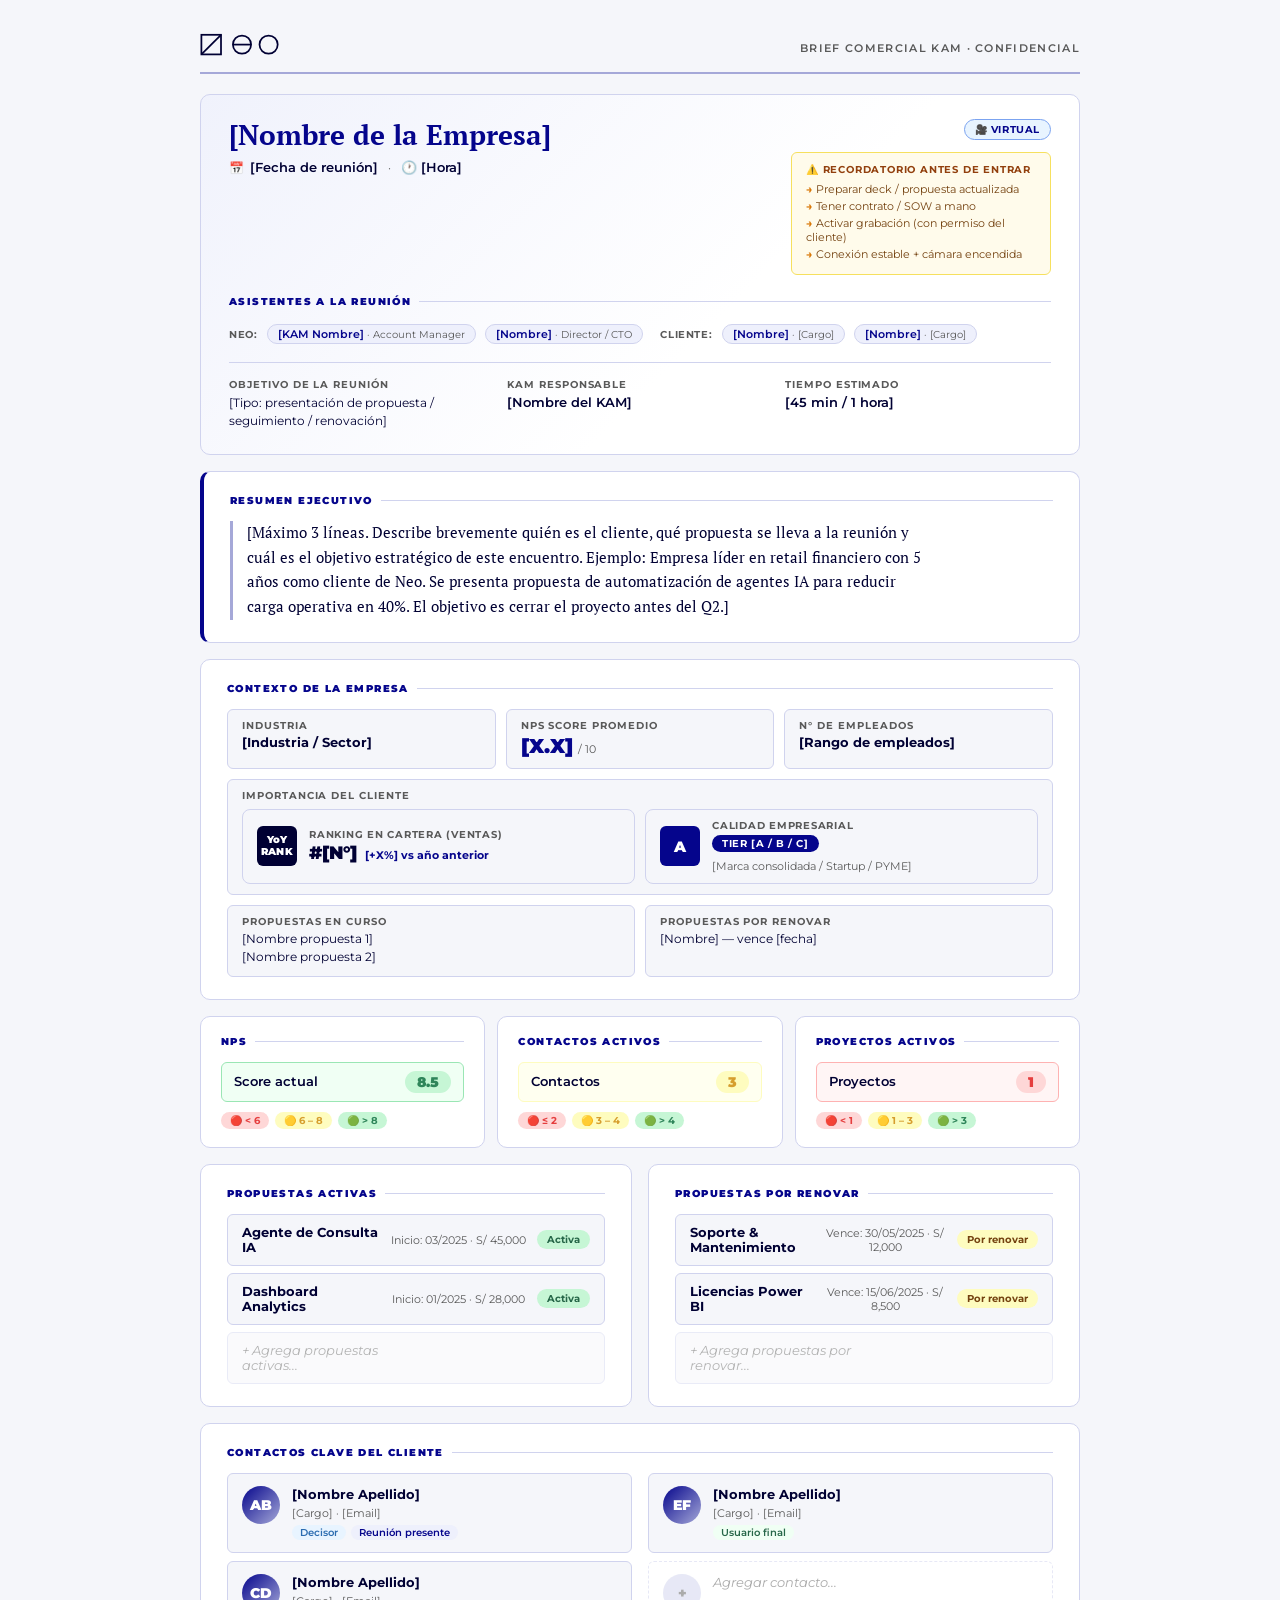
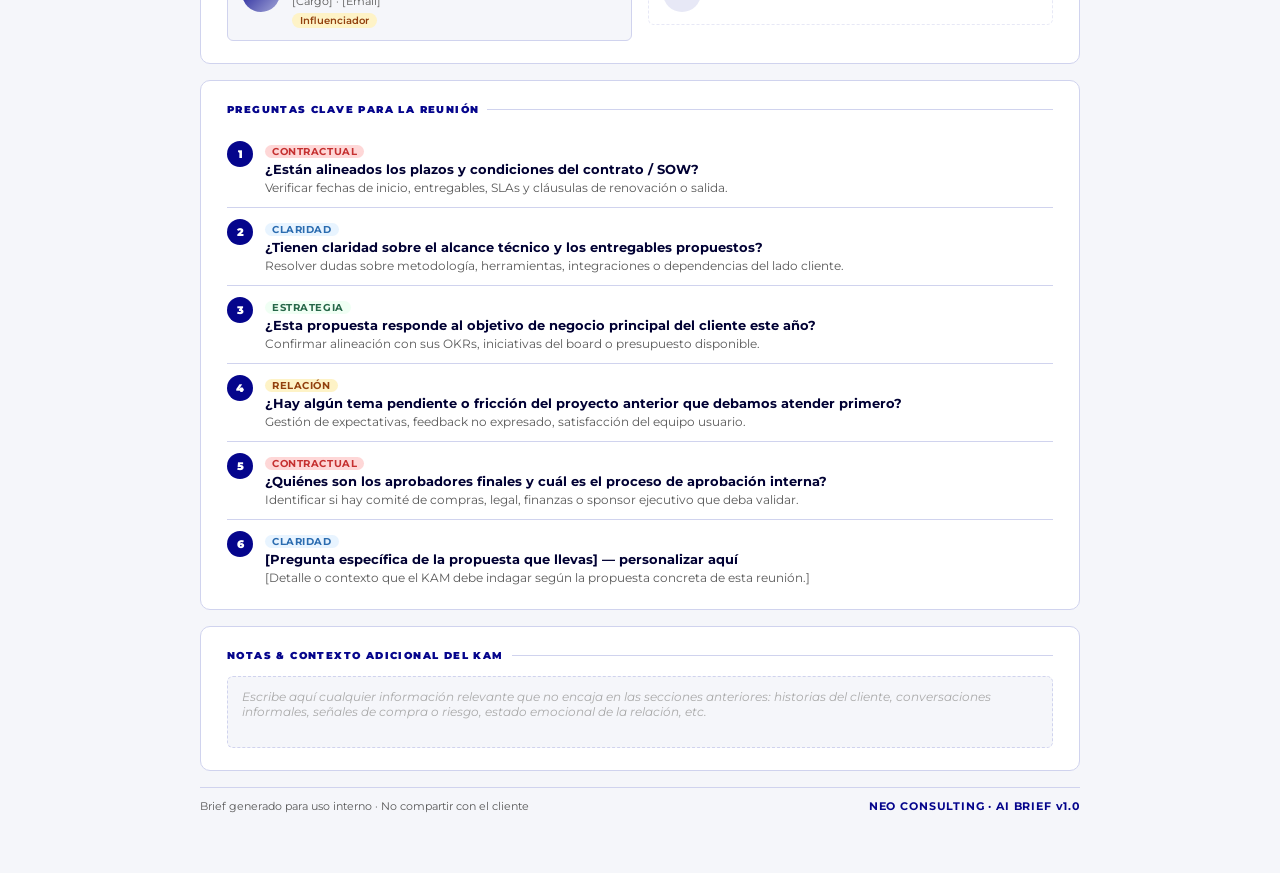
<file: archivos/neo-brief-comercial.html>
<!DOCTYPE html>
<html lang="es">
<head>
<meta charset="UTF-8">
<meta name="viewport" content="width=device-width, initial-scale=1.0">
<title>Brief Comercial KAM — Neo Consulting</title>
<link href="https://fonts.googleapis.com/css2?family=Montserrat:wght@300;400;600;700;900&family=PT+Serif:ital,wght@0,400;0,700;1,400&display=swap" rel="stylesheet">
<style>
  :root {
    --neo-navy: #000033;
    --neo-blue: #05058c;
    --neo-mid: #02025b;
    --neo-lavender: #a5a8d8;
    --neo-light-lavender: #d0d3ee;
    --neo-bg: #f5f6fa;
    --neo-white: #ffffff;
    --neo-gray: #595959;
    --neo-light-gray: #eaeaea;
    --neo-accent: #7ba3f0;

    --red: #e53e3e;
    --red-bg: #fff5f5;
    --yellow: #d69e2e;
    --yellow-bg: #fffff0;
    --green: #2f855a;
    --green-bg: #f0fff4;

    --radius: 10px;
    --radius-sm: 6px;
  }

  * { box-sizing: border-box; margin: 0; padding: 0; }

  body {
    font-family: 'Montserrat', sans-serif;
    background: var(--neo-bg);
    color: var(--neo-navy);
    min-height: 100vh;
    padding: 32px 24px 60px;
  }

  /* ── WATERMARK HELPER ── */
  .tag-virtual {
    background: #e8f4ff;
    color: var(--neo-blue);
    border: 1px solid var(--neo-accent);
    font-size: 10px;
    font-weight: 700;
    letter-spacing: .06em;
    text-transform: uppercase;
    padding: 3px 10px;
    border-radius: 20px;
  }
  .tag-presencial {
    background: #edfbf2;
    color: #276749;
    border: 1px solid #68d391;
    font-size: 10px;
    font-weight: 700;
    letter-spacing: .06em;
    text-transform: uppercase;
    padding: 3px 10px;
    border-radius: 20px;
  }

  /* ── WRAPPER ── */
  .brief-wrapper {
    max-width: 880px;
    margin: 0 auto;
    display: flex;
    flex-direction: column;
    gap: 16px;
  }

  /* ── TOP NAV / LOGO ── */
  .top-bar {
    display: flex;
    align-items: center;
    justify-content: space-between;
    padding: 0 0 8px;
    border-bottom: 2px solid var(--neo-lavender);
    margin-bottom: 4px;
  }
  .neo-logo svg { height: 28px; width: auto; }
  .top-label {
    font-size: 11px;
    font-weight: 600;
    letter-spacing: .12em;
    text-transform: uppercase;
    color: var(--neo-gray);
  }

  /* ── CARD ── */
  .card {
    background: var(--neo-white);
    border-radius: var(--radius);
    border: 1px solid var(--neo-light-lavender);
    padding: 22px 26px;
    position: relative;
  }
  .card-accent {
    border-left: 4px solid var(--neo-blue);
  }

  /* ── SECTION TITLE ── */
  .section-title {
    font-family: 'Montserrat', sans-serif;
    font-weight: 900;
    font-size: 10px;
    letter-spacing: .14em;
    text-transform: uppercase;
    color: var(--neo-blue);
    margin-bottom: 14px;
    display: flex;
    align-items: center;
    gap: 8px;
  }
  .section-title::after {
    content: '';
    flex: 1;
    height: 1px;
    background: var(--neo-light-lavender);
  }

  /* ── BLOCK 1: CABECERA ── */
  .header-card {
    background: linear-gradient(135deg, #f0f2fc 0%, #ffffff 60%);
    border: 1px solid var(--neo-light-lavender);
    border-radius: var(--radius);
    padding: 24px 28px;
  }
  .header-top {
    display: flex;
    justify-content: space-between;
    align-items: flex-start;
    gap: 16px;
    margin-bottom: 20px;
  }
  .empresa-nombre {
    font-family: 'PT Serif', serif;
    font-weight: 700;
    font-size: 28px;
    color: var(--neo-navy);
    line-height: 1.15;
  }
  .empresa-nombre span {
    color: var(--neo-blue);
  }
  .reunion-badges {
    display: flex;
    flex-direction: column;
    align-items: flex-end;
    gap: 6px;
  }
  .badge-tipo {
    display: flex;
    align-items: center;
    gap: 6px;
  }
  .reminder-box {
    background: #fffbeb;
    border: 1px solid #f6e05e;
    border-radius: var(--radius-sm);
    padding: 10px 14px;
    font-size: 11px;
    color: #744210;
    max-width: 260px;
    margin-top: 6px;
  }
  .reminder-box strong {
    display: block;
    font-size: 10px;
    font-weight: 700;
    letter-spacing: .08em;
    text-transform: uppercase;
    color: #92400e;
    margin-bottom: 6px;
  }
  .reminder-box ul {
    list-style: none;
    padding: 0;
  }
  .reminder-box ul li::before {
    content: '→ ';
    font-weight: 700;
    color: #d97706;
  }
  .reminder-box ul li {
    margin-bottom: 3px;
  }

  .meta-grid {
    display: grid;
    grid-template-columns: repeat(3, 1fr);
    gap: 12px;
    border-top: 1px solid var(--neo-light-lavender);
    padding-top: 16px;
  }
  .meta-item label {
    display: block;
    font-size: 9.5px;
    font-weight: 700;
    letter-spacing: .1em;
    text-transform: uppercase;
    color: var(--neo-gray);
    margin-bottom: 4px;
  }
  .meta-item .meta-value {
    font-size: 13px;
    font-weight: 600;
    color: var(--neo-navy);
  }
  .meta-item .meta-value.small {
    font-size: 12px;
    font-weight: 400;
    line-height: 1.5;
  }
  .asistente-chip {
    display: inline-block;
    background: #eef0fc;
    border: 1px solid var(--neo-light-lavender);
    border-radius: 20px;
    padding: 2px 10px;
    font-size: 11px;
    font-weight: 600;
    color: var(--neo-blue);
    margin: 2px 3px 2px 0;
  }
  .asistente-chip span {
    font-weight: 400;
    color: var(--neo-gray);
    font-size: 10px;
  }

  /* ── BLOQUE RESUMEN ── */
  .resumen-text {
    font-family: 'PT Serif', serif;
    font-size: 14.5px;
    line-height: 1.7;
    color: var(--neo-navy);
    border-left: 3px solid var(--neo-lavender);
    padding-left: 14px;
    max-width: 700px;
  }

  /* ── GRID 2 COL ── */
  .grid-2 {
    display: grid;
    grid-template-columns: 1fr 1fr;
    gap: 16px;
  }
  .grid-3 {
    display: grid;
    grid-template-columns: repeat(3, 1fr);
    gap: 12px;
  }

  /* ── KPI PILL ── */
  .kpi-row {
    display: flex;
    align-items: center;
    justify-content: space-between;
    padding: 8px 12px;
    border-radius: var(--radius-sm);
    margin-bottom: 7px;
    font-size: 12.5px;
    font-weight: 600;
  }
  .kpi-row:last-child { margin-bottom: 0; }
  .kpi-label { color: var(--neo-navy); }
  .kpi-val {
    font-size: 14px;
    font-weight: 900;
    border-radius: 20px;
    padding: 2px 12px;
  }

  .status-red    { background: var(--red-bg);    border: 1px solid #feb2b2; }
  .status-yellow { background: var(--yellow-bg); border: 1px solid #fefcbf; }
  .status-green  { background: var(--green-bg);  border: 1px solid #9ae6b4; }

  .badge-red    { background: #fed7d7; color: var(--red);    }
  .badge-yellow { background: #fefcbf; color: var(--yellow); }
  .badge-green  { background: #c6f6d5; color: var(--green);  }

  /* ── CONTEXT DATA ── */
  .data-grid {
    display: grid;
    grid-template-columns: repeat(2, 1fr);
    gap: 10px;
  }
  .data-item {
    background: var(--neo-bg);
    border-radius: var(--radius-sm);
    padding: 10px 14px;
    border: 1px solid var(--neo-light-lavender);
  }
  .data-item label {
    font-size: 9.5px;
    font-weight: 700;
    letter-spacing: .1em;
    text-transform: uppercase;
    color: var(--neo-gray);
    display: block;
    margin-bottom: 3px;
  }
  .data-item .val {
    font-size: 13px;
    font-weight: 700;
    color: var(--neo-navy);
  }
  .data-item .val.body {
    font-size: 12px;
    font-weight: 400;
    line-height: 1.5;
    color: var(--neo-navy);
  }

  /* ── CONTACTOS ── */
  .contact-card {
    background: var(--neo-bg);
    border: 1px solid var(--neo-light-lavender);
    border-radius: var(--radius-sm);
    padding: 12px 14px;
    display: flex;
    align-items: flex-start;
    gap: 12px;
    margin-bottom: 8px;
  }
  .contact-card:last-child { margin-bottom: 0; }
  .contact-avatar {
    width: 38px;
    height: 38px;
    border-radius: 50%;
    background: linear-gradient(135deg, var(--neo-blue), var(--neo-lavender));
    color: white;
    font-weight: 900;
    font-size: 14px;
    display: flex;
    align-items: center;
    justify-content: center;
    flex-shrink: 0;
  }
  .contact-info strong {
    display: block;
    font-size: 13px;
    font-weight: 700;
    color: var(--neo-navy);
  }
  .contact-info small {
    font-size: 11px;
    color: var(--neo-gray);
  }
  .contact-tags {
    margin-top: 4px;
    display: flex;
    gap: 5px;
    flex-wrap: wrap;
  }
  .ctag {
    background: #eef0fc;
    color: var(--neo-blue);
    border-radius: 20px;
    font-size: 10px;
    font-weight: 600;
    padding: 1px 8px;
  }
  .ctag.decision { background: #e8f4ff; color: #2b6cb0; }
  .ctag.influencer { background: #fef3c7; color: #92400e; }
  .ctag.usuario { background: #f0fff4; color: #276749; }

  /* ── PROPUESTAS ── */
  .propuesta-row {
    display: flex;
    align-items: center;
    justify-content: space-between;
    background: var(--neo-bg);
    border: 1px solid var(--neo-light-lavender);
    border-radius: var(--radius-sm);
    padding: 10px 14px;
    margin-bottom: 7px;
    gap: 10px;
  }
  .propuesta-row:last-child { margin-bottom: 0; }
  .propuesta-name {
    font-size: 12.5px;
    font-weight: 700;
    color: var(--neo-navy);
    flex: 1;
  }
  .propuesta-meta {
    font-size: 11px;
    color: var(--neo-gray);
    flex: 1;
    text-align: center;
  }
  .propuesta-badge {
    font-size: 10px;
    font-weight: 700;
    padding: 3px 10px;
    border-radius: 20px;
    white-space: nowrap;
  }
  .badge-activa  { background: #c6f6d5; color: #276749; }
  .badge-renovar { background: #fefcbf; color: #744210; }
  .badge-cerrada { background: #e2e8f0; color: #4a5568; }

  /* ── PREGUNTAS CLAVE ── */
  .pregunta-item {
    display: flex;
    gap: 12px;
    align-items: flex-start;
    padding: 10px 0;
    border-bottom: 1px solid var(--neo-light-lavender);
  }
  .pregunta-item:last-child { border-bottom: none; padding-bottom: 0; }
  .pregunta-num {
    width: 26px;
    height: 26px;
    border-radius: 50%;
    background: var(--neo-blue);
    color: white;
    font-size: 11px;
    font-weight: 900;
    display: flex;
    align-items: center;
    justify-content: center;
    flex-shrink: 0;
    margin-top: 1px;
  }
  .pregunta-content strong {
    display: block;
    font-size: 12.5px;
    font-weight: 700;
    color: var(--neo-navy);
    margin-bottom: 2px;
  }
  .pregunta-content p {
    font-size: 12px;
    color: var(--neo-gray);
    line-height: 1.5;
  }
  .pregunta-tag {
    display: inline-block;
    font-size: 9.5px;
    font-weight: 700;
    letter-spacing: .06em;
    text-transform: uppercase;
    padding: 1px 7px;
    border-radius: 20px;
    margin-bottom: 4px;
  }
  .ptag-contractual { background: #fed7d7; color: #c53030; }
  .ptag-claridad    { background: #e8f4ff; color: #2b6cb0; }
  .ptag-estrategia  { background: #f0fff4; color: #276749; }
  .ptag-relacion    { background: #fef3c7; color: #92400e; }

  /* ── NOTAS LIBRES ── */
  .notes-area {
    min-height: 72px;
    background: var(--neo-bg);
    border: 1.5px dashed var(--neo-light-lavender);
    border-radius: var(--radius-sm);
    padding: 12px 14px;
    font-size: 12px;
    color: #aaa;
    font-style: italic;
  }

  /* ── FOOTER ── */
  .brief-footer {
    display: flex;
    justify-content: space-between;
    align-items: center;
    padding-top: 12px;
    border-top: 1px solid var(--neo-light-lavender);
    font-size: 10.5px;
    color: var(--neo-gray);
  }
  .brief-footer .neo-small {
    font-weight: 700;
    color: var(--neo-blue);
    letter-spacing: .08em;
  }

  /* ── PRINT ── */
  @media print {
    body { background: white; padding: 16px; }
    .card, .header-card { break-inside: avoid; }
  }
  @media (max-width: 640px) {
    .grid-2, .meta-grid, .grid-3 { grid-template-columns: 1fr; }
    .header-top { flex-direction: column; }
    .reunion-badges { align-items: flex-start; }
  }
</style>
</head>
<body>

<div class="brief-wrapper">

  <!-- TOP BAR -->
  <div class="top-bar">
    <!-- NEO LOGO (SVG inline) -->
    <div class="neo-logo">
      <svg viewBox="0 0 120 40" fill="none" xmlns="http://www.w3.org/2000/svg">
        <!-- N -->
        <rect x="2" y="4" width="28" height="28" stroke="#000033" stroke-width="2.5" fill="none"/>
        <line x1="2" y1="32" x2="30" y2="4" stroke="#000033" stroke-width="2.5"/>
        <!-- E (circle with horizontal line) -->
        <circle cx="60" cy="18" r="13" stroke="#000033" stroke-width="2.5" fill="none"/>
        <line x1="47" y1="18" x2="73" y2="18" stroke="#000033" stroke-width="2.5"/>
        <!-- O -->
        <circle cx="98" cy="18" r="13" stroke="#000033" stroke-width="2.5" fill="none"/>
      </svg>
    </div>
    <span class="top-label">Brief Comercial KAM · Confidencial</span>
  </div>

  <!-- ═══════════════════════════════════════════
       BLOQUE 1 — CABECERA DE LA REUNIÓN
  ═══════════════════════════════════════════ -->
  <div class="header-card">
    <div class="header-top">
      <div>
        <div class="empresa-nombre">
          <span>[Nombre de la Empresa]</span>
        </div>
        <div style="margin-top:8px; display:flex; gap:6px; align-items:center; flex-wrap:wrap;">
          <span style="font-size:12px; color:var(--neo-gray);">📅</span>
          <span style="font-size:13px; font-weight:600; color:var(--neo-navy);">[Fecha de reunión]</span>
          <span style="font-size:12px; color:var(--neo-gray); margin:0 4px;">·</span>
          <span style="font-size:13px; font-weight:600; color:var(--neo-navy);">🕐 [Hora]</span>
        </div>
      </div>

      <div class="reunion-badges">
        <div class="badge-tipo">
          <span class="tag-virtual">🎥 Virtual</span>
          <!-- Cambia a tag-presencial para presencial -->
        </div>
        <!-- RECORDATORIO BOX -->
        <div class="reminder-box">
          <strong>⚠️ Recordatorio antes de entrar</strong>
          <ul>
            <li>Preparar deck / propuesta actualizada</li>
            <li>Tener contrato / SOW a mano</li>
            <li>Activar grabación (con permiso del cliente)</li>
            <li>Conexión estable + cámara encendida</li>
          </ul>
        </div>
      </div>
    </div>

    <!-- ASISTENTES -->
    <div style="margin-bottom:16px;">
      <div class="section-title">Asistentes a la reunión</div>
      <div style="display:flex; flex-wrap:wrap; gap:6px; align-items:center;">
        <!-- KAMs Neo -->
        <span style="font-size:10px; font-weight:700; text-transform:uppercase; letter-spacing:.06em; color:var(--neo-gray); margin-right:4px;">Neo:</span>
        <div class="asistente-chip">[KAM Nombre] <span>· Account Manager</span></div>
        <div class="asistente-chip">[Nombre] <span>· Director / CTO</span></div>
        <!-- Asistentes cliente -->
        <span style="font-size:10px; font-weight:700; text-transform:uppercase; letter-spacing:.06em; color:var(--neo-gray); margin-left:8px; margin-right:4px;">Cliente:</span>
        <div class="asistente-chip">[Nombre] <span>· [Cargo]</span></div>
        <div class="asistente-chip">[Nombre] <span>· [Cargo]</span></div>
      </div>
    </div>

    <!-- META ROW -->
    <div class="meta-grid">
      <div class="meta-item">
        <label>Objetivo de la reunión</label>
        <div class="meta-value small">[Tipo: presentación de propuesta / seguimiento / renovación]</div>
      </div>
      <div class="meta-item">
        <label>KAM responsable</label>
        <div class="meta-value">[Nombre del KAM]</div>
      </div>
      <div class="meta-item">
        <label>Tiempo estimado</label>
        <div class="meta-value">[45 min / 1 hora]</div>
      </div>
    </div>
  </div>


  <!-- ═══════════════════════════════════════════
       BLOQUE 2 — RESUMEN EJECUTIVO
  ═══════════════════════════════════════════ -->
  <div class="card card-accent">
    <div class="section-title">Resumen Ejecutivo</div>
    <p class="resumen-text">
      [Máximo 3 líneas. Describe brevemente quién es el cliente, qué propuesta se lleva a la reunión y cuál es el objetivo estratégico de este encuentro. Ejemplo: Empresa líder en retail financiero con 5 años como cliente de Neo. Se presenta propuesta de automatización de agentes IA para reducir carga operativa en 40%. El objetivo es cerrar el proyecto antes del Q2.]
    </p>
  </div>


  <!-- ═══════════════════════════════════════════
       BLOQUE 3 — CONTEXTO DEL CLIENTE
  ═══════════════════════════════════════════ -->
  <div class="card">
    <div class="section-title">Contexto de la Empresa</div>

    <!-- FILA 1: Industria · NPS · Empleados -->
    <div style="display:grid; grid-template-columns:1fr 1fr 1fr; gap:10px; margin-bottom:10px;">
      <div class="data-item">
        <label>Industria</label>
        <div class="val">[Industria / Sector]</div>
      </div>
      <div class="data-item">
        <label>NPS Score Promedio</label>
        <div style="display:flex;align-items:baseline;gap:5px;">
          <span style="font-size:20px;font-weight:900;color:var(--neo-blue);">[X.X]</span>
          <span style="font-size:11px;color:var(--neo-gray);">/ 10</span>
        </div>
      </div>
      <div class="data-item">
        <label>N° de Empleados</label>
        <div class="val">[Rango de empleados]</div>
      </div>
    </div>

    <!-- FILA 2: Importancia del cliente -->
    <div class="data-item" style="margin-bottom:10px;">
      <label>Importancia del Cliente</label>
      <div style="display:grid; grid-template-columns:1fr 1fr; gap:10px; margin-top:8px;">
        <div style="display:flex;align-items:center;gap:12px;background:var(--neo-bg);border:1px solid var(--neo-light-lavender);border-radius:8px;padding:10px 14px;">
          <div style="background:var(--neo-navy);color:white;border-radius:6px;width:40px;height:40px;display:flex;align-items:center;justify-content:center;font-size:9.5px;font-weight:900;letter-spacing:.03em;text-align:center;line-height:1.25;flex-shrink:0;">YoY<br>RANK</div>
          <div>
            <div style="font-size:9.5px;font-weight:700;letter-spacing:.08em;text-transform:uppercase;color:var(--neo-gray);margin-bottom:2px;">Ranking en Cartera (Ventas)</div>
            <div style="display:flex;align-items:baseline;gap:8px;">
              <span style="font-size:18px;font-weight:900;color:var(--neo-navy);">#[N°]</span>
              <span style="font-size:11px;font-weight:700;color:var(--neo-blue);">[+X%] vs año anterior</span>
            </div>
          </div>
        </div>
        <div style="display:flex;align-items:center;gap:12px;background:var(--neo-bg);border:1px solid var(--neo-light-lavender);border-radius:8px;padding:10px 14px;">
          <div style="background:var(--neo-blue);color:white;border-radius:6px;width:40px;height:40px;display:flex;align-items:center;justify-content:center;font-size:15px;font-weight:900;flex-shrink:0;">A</div>
          <div>
            <div style="font-size:9.5px;font-weight:700;letter-spacing:.08em;text-transform:uppercase;color:var(--neo-gray);margin-bottom:4px;">Calidad Empresarial</div>
            <div style="display:flex;align-items:center;gap:7px;flex-wrap:wrap;">
              <span style="background:var(--neo-blue);color:white;font-size:10px;font-weight:700;padding:2px 10px;border-radius:20px;letter-spacing:.06em;">TIER [A / B / C]</span>
              <span style="font-size:11px;color:var(--neo-gray);">[Marca consolidada / Startup / PYME]</span>
            </div>
          </div>
        </div>
      </div>
    </div>

    <!-- FILA 3: Propuestas en curso y por renovar -->
    <div style="display:grid; grid-template-columns:1fr 1fr; gap:10px;">
      <div class="data-item">
        <label>Propuestas en Curso</label>
        <div class="val body">[Nombre propuesta 1]<br>[Nombre propuesta 2]</div>
      </div>
      <div class="data-item">
        <label>Propuestas por Renovar</label>
        <div class="val body">[Nombre] — vence [fecha]</div>
      </div>
    </div>

  </div>


  <!-- ═══════════════════════════════════════════
       BLOQUE 4 — INDICADORES DE SALUD (SEMÁFORO)
  ═══════════════════════════════════════════ -->
  <div class="grid-3">

    <!-- NPS -->
    <div class="card" style="padding:18px 20px;">
      <div class="section-title">NPS</div>
      <div class="kpi-row status-green">
        <span class="kpi-label">Score actual</span>
        <span class="kpi-val badge-green">8.5</span>
      </div>
      <div style="display:flex; gap:6px; margin-top:10px; flex-wrap:wrap;">
        <span style="background:#fed7d7;color:var(--red);padding:2px 9px;border-radius:20px;font-size:10px;font-weight:700;white-space:nowrap;">🔴 &lt; 6</span>
        <span style="background:#fefcbf;color:var(--yellow);padding:2px 9px;border-radius:20px;font-size:10px;font-weight:700;white-space:nowrap;">🟡 6 – 8</span>
        <span style="background:#c6f6d5;color:var(--green);padding:2px 9px;border-radius:20px;font-size:10px;font-weight:700;white-space:nowrap;">🟢 &gt; 8</span>
      </div>
    </div>

    <!-- CONTACTOS ACTIVOS -->
    <div class="card" style="padding:18px 20px;">
      <div class="section-title">Contactos Activos</div>
      <div class="kpi-row status-yellow">
        <span class="kpi-label">Contactos</span>
        <span class="kpi-val badge-yellow">3</span>
      </div>
      <div style="display:flex; gap:6px; margin-top:10px; flex-wrap:wrap;">
        <span style="background:#fed7d7;color:var(--red);padding:2px 9px;border-radius:20px;font-size:10px;font-weight:700;white-space:nowrap;">🔴 ≤ 2</span>
        <span style="background:#fefcbf;color:var(--yellow);padding:2px 9px;border-radius:20px;font-size:10px;font-weight:700;white-space:nowrap;">🟡 3 – 4</span>
        <span style="background:#c6f6d5;color:var(--green);padding:2px 9px;border-radius:20px;font-size:10px;font-weight:700;white-space:nowrap;">🟢 &gt; 4</span>
      </div>
    </div>

    <!-- PROYECTOS ACTIVOS -->
    <div class="card" style="padding:18px 20px;">
      <div class="section-title">Proyectos Activos</div>
      <div class="kpi-row status-red">
        <span class="kpi-label">Proyectos</span>
        <span class="kpi-val badge-red">1</span>
      </div>
      <div style="display:flex; gap:6px; margin-top:10px; flex-wrap:wrap;">
        <span style="background:#fed7d7;color:var(--red);padding:2px 9px;border-radius:20px;font-size:10px;font-weight:700;white-space:nowrap;">🔴 &lt; 1</span>
        <span style="background:#fefcbf;color:var(--yellow);padding:2px 9px;border-radius:20px;font-size:10px;font-weight:700;white-space:nowrap;">🟡 1 – 3</span>
        <span style="background:#c6f6d5;color:var(--green);padding:2px 9px;border-radius:20px;font-size:10px;font-weight:700;white-space:nowrap;">🟢 &gt; 3</span>
      </div>
    </div>

  </div>


  <!-- ═══════════════════════════════════════════
       BLOQUE 5 — PROPUESTAS ACTIVAS Y POR RENOVAR
  ═══════════════════════════════════════════ -->
  <div class="grid-2">
    <div class="card">
      <div class="section-title">Propuestas Activas</div>
      <div class="propuesta-row">
        <div class="propuesta-name">Agente de Consulta IA</div>
        <div class="propuesta-meta">Inicio: 03/2025 · S/ 45,000</div>
        <span class="propuesta-badge badge-activa">Activa</span>
      </div>
      <div class="propuesta-row">
        <div class="propuesta-name">Dashboard Analytics</div>
        <div class="propuesta-meta">Inicio: 01/2025 · S/ 28,000</div>
        <span class="propuesta-badge badge-activa">Activa</span>
      </div>
      <div class="propuesta-row" style="opacity:.45;">
        <div class="propuesta-name" style="color:var(--neo-gray); font-weight:400; font-style:italic;">+ Agrega propuestas activas...</div>
        <div class="propuesta-meta"></div>
        <span></span>
      </div>
    </div>

    <div class="card">
      <div class="section-title">Propuestas por Renovar</div>
      <div class="propuesta-row">
        <div class="propuesta-name">Soporte & Mantenimiento</div>
        <div class="propuesta-meta">Vence: 30/05/2025 · S/ 12,000</div>
        <span class="propuesta-badge badge-renovar">Por renovar</span>
      </div>
      <div class="propuesta-row">
        <div class="propuesta-name">Licencias Power BI</div>
        <div class="propuesta-meta">Vence: 15/06/2025 · S/ 8,500</div>
        <span class="propuesta-badge badge-renovar">Por renovar</span>
      </div>
      <div class="propuesta-row" style="opacity:.45;">
        <div class="propuesta-name" style="color:var(--neo-gray); font-weight:400; font-style:italic;">+ Agrega propuestas por renovar...</div>
        <div class="propuesta-meta"></div>
        <span></span>
      </div>
    </div>
  </div>


  <!-- ═══════════════════════════════════════════
       BLOQUE 6 — CONTACTOS CLAVE
  ═══════════════════════════════════════════ -->
  <div class="card">
    <div class="section-title">Contactos Clave del Cliente</div>
    <div class="grid-2">
      <div>
        <div class="contact-card">
          <div class="contact-avatar">AB</div>
          <div class="contact-info">
            <strong>[Nombre Apellido]</strong>
            <small>[Cargo] · [Email]</small>
            <div class="contact-tags">
              <span class="ctag decision">Decisor</span>
              <span class="ctag" style="background:#eef0fc;color:var(--neo-blue);">Reunión presente</span>
            </div>
          </div>
        </div>
        <div class="contact-card">
          <div class="contact-avatar">CD</div>
          <div class="contact-info">
            <strong>[Nombre Apellido]</strong>
            <small>[Cargo] · [Email]</small>
            <div class="contact-tags">
              <span class="ctag influencer">Influenciador</span>
            </div>
          </div>
        </div>
      </div>
      <div>
        <div class="contact-card">
          <div class="contact-avatar">EF</div>
          <div class="contact-info">
            <strong>[Nombre Apellido]</strong>
            <small>[Cargo] · [Email]</small>
            <div class="contact-tags">
              <span class="ctag usuario">Usuario final</span>
            </div>
          </div>
        </div>
        <div class="contact-card" style="border:1.5px dashed var(--neo-light-lavender); background:transparent; opacity:.5;">
          <div class="contact-avatar" style="background:var(--neo-light-lavender); color:var(--neo-gray);">+</div>
          <div class="contact-info">
            <strong style="color:var(--neo-gray); font-weight:400; font-style:italic;">Agregar contacto...</strong>
          </div>
        </div>
      </div>
    </div>
  </div>


  <!-- ═══════════════════════════════════════════
       BLOQUE 7 — PREGUNTAS CLAVE DE LA REUNIÓN
  ═══════════════════════════════════════════ -->
  <div class="card">
    <div class="section-title">Preguntas Clave para la Reunión</div>

    <div class="pregunta-item">
      <div class="pregunta-num">1</div>
      <div class="pregunta-content">
        <span class="pregunta-tag ptag-contractual">Contractual</span>
        <strong>¿Están alineados los plazos y condiciones del contrato / SOW?</strong>
        <p>Verificar fechas de inicio, entregables, SLAs y cláusulas de renovación o salida.</p>
      </div>
    </div>

    <div class="pregunta-item">
      <div class="pregunta-num">2</div>
      <div class="pregunta-content">
        <span class="pregunta-tag ptag-claridad">Claridad</span>
        <strong>¿Tienen claridad sobre el alcance técnico y los entregables propuestos?</strong>
        <p>Resolver dudas sobre metodología, herramientas, integraciones o dependencias del lado cliente.</p>
      </div>
    </div>

    <div class="pregunta-item">
      <div class="pregunta-num">3</div>
      <div class="pregunta-content">
        <span class="pregunta-tag ptag-estrategia">Estrategia</span>
        <strong>¿Esta propuesta responde al objetivo de negocio principal del cliente este año?</strong>
        <p>Confirmar alineación con sus OKRs, iniciativas del board o presupuesto disponible.</p>
      </div>
    </div>

    <div class="pregunta-item">
      <div class="pregunta-num">4</div>
      <div class="pregunta-content">
        <span class="pregunta-tag ptag-relacion">Relación</span>
        <strong>¿Hay algún tema pendiente o fricción del proyecto anterior que debamos atender primero?</strong>
        <p>Gestión de expectativas, feedback no expresado, satisfacción del equipo usuario.</p>
      </div>
    </div>

    <div class="pregunta-item">
      <div class="pregunta-num">5</div>
      <div class="pregunta-content">
        <span class="pregunta-tag ptag-contractual">Contractual</span>
        <strong>¿Quiénes son los aprobadores finales y cuál es el proceso de aprobación interna?</strong>
        <p>Identificar si hay comité de compras, legal, finanzas o sponsor ejecutivo que deba validar.</p>
      </div>
    </div>

    <div class="pregunta-item">
      <div class="pregunta-num">6</div>
      <div class="pregunta-content">
        <span class="pregunta-tag ptag-claridad">Claridad</span>
        <strong>[Pregunta específica de la propuesta que llevas] — personalizar aquí</strong>
        <p>[Detalle o contexto que el KAM debe indagar según la propuesta concreta de esta reunión.]</p>
      </div>
    </div>

  </div>


  <!-- ═══════════════════════════════════════════
       BLOQUE 8 — NOTAS PRE-REUNIÓN
  ═══════════════════════════════════════════ -->
  <div class="card">
    <div class="section-title">Notas & Contexto Adicional del KAM</div>
    <div class="notes-area">
      Escribe aquí cualquier información relevante que no encaja en las secciones anteriores: historias del cliente, conversaciones informales, señales de compra o riesgo, estado emocional de la relación, etc.
    </div>
  </div>


  <!-- FOOTER -->
  <div class="brief-footer">
    <span>Brief generado para uso interno · No compartir con el cliente</span>
    <span class="neo-small">NEO CONSULTING · AI BRIEF v1.0</span>
  </div>

</div><!-- /brief-wrapper -->
</body>
</html>
</file>
